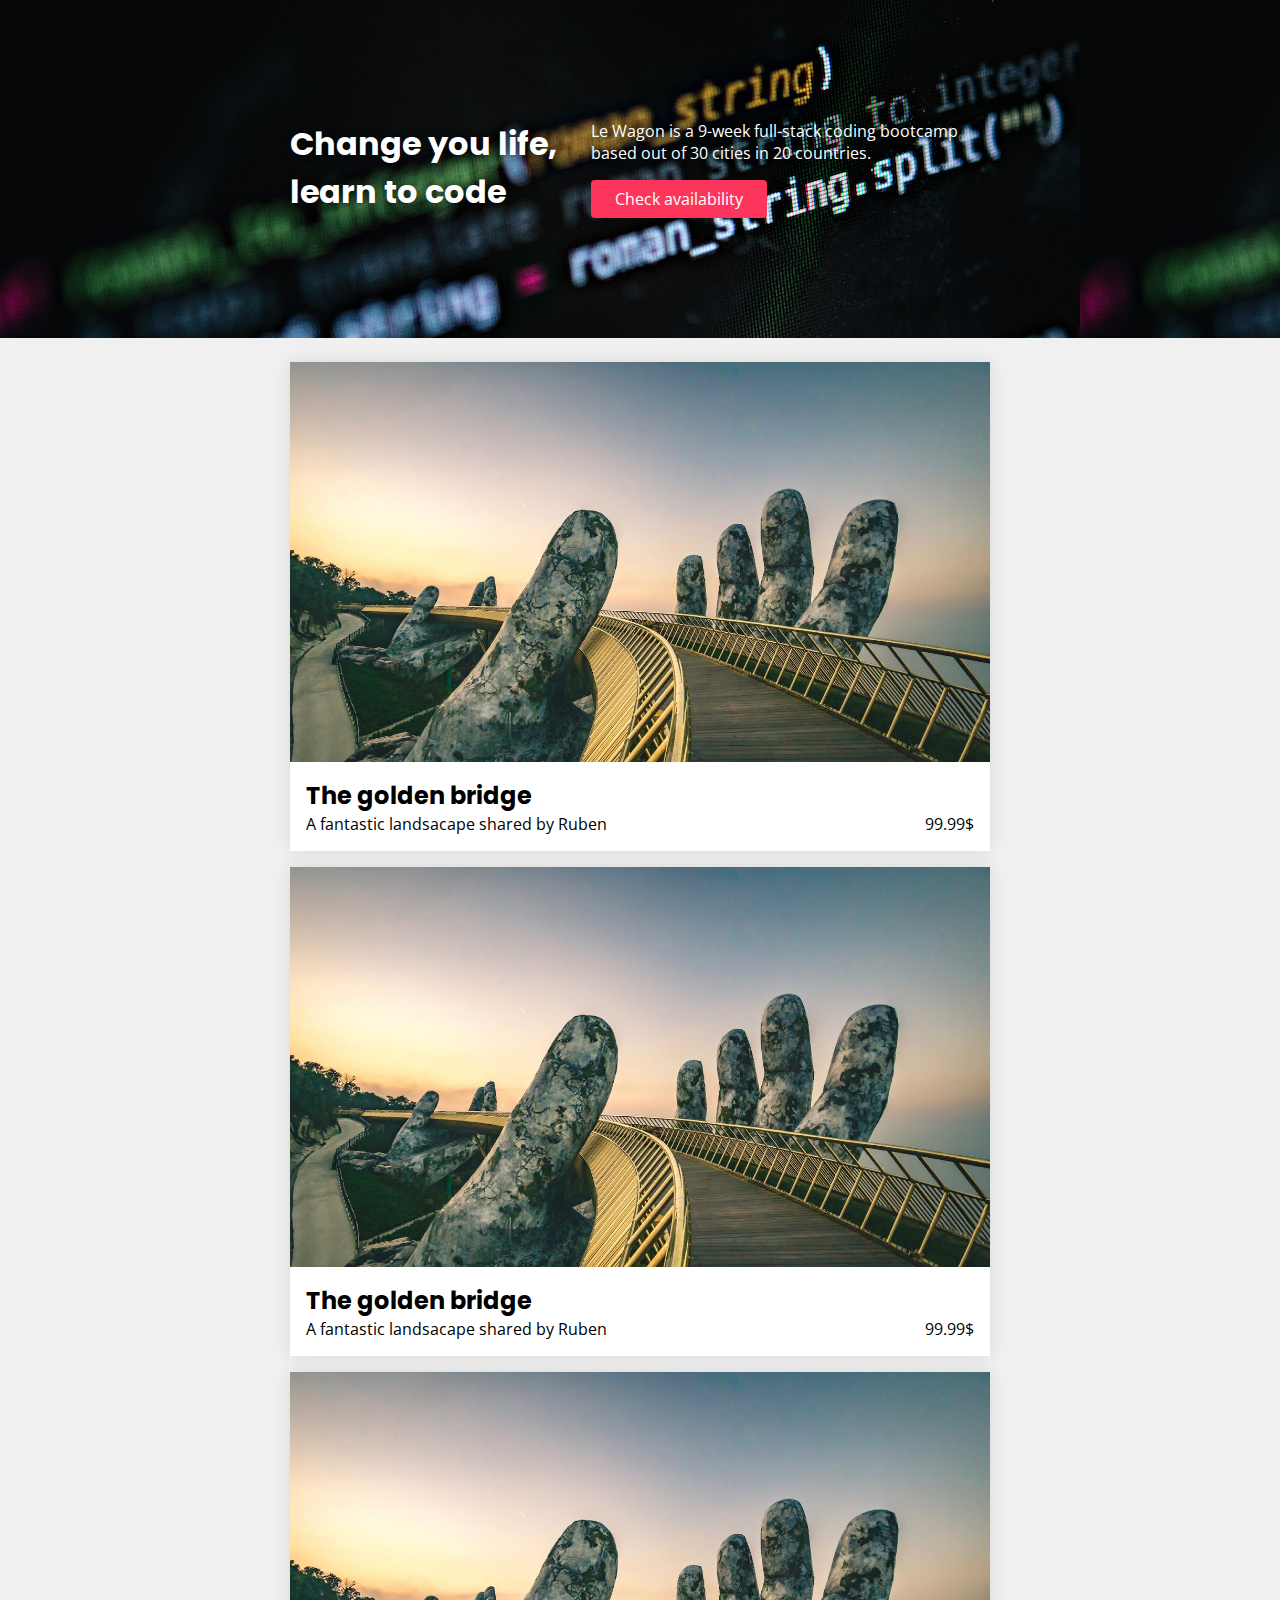
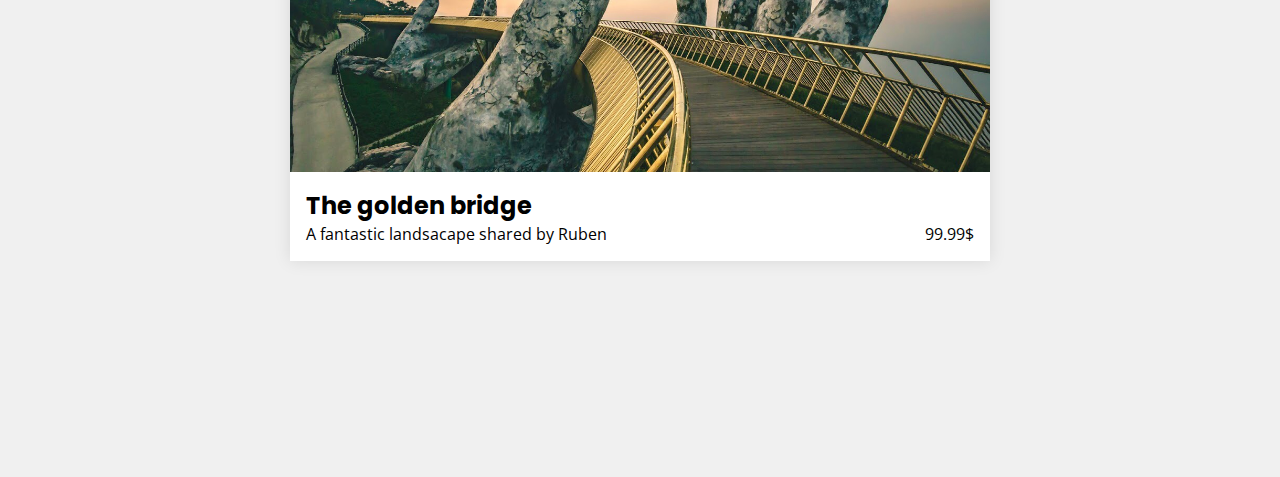
<file: index.html>
<html>
  <head>
    <meta charset="utf-8">
    <title>Combine your components</title>
    <link rel="stylesheet" href="css/style.css">
  </head>

  <body>

<div class="banner" style="background-image: url(images/background.jpg)">
        <div class="container">
          <div class="banner-content">
            <h1>Change you life, learn to code</h1>
            <div>
              <p>Le Wagon is a 9-week full-stack coding bootcamp based out of 30 cities in 20 countries.</p>
              <a href="#" class="btn-airbnb">Check availability</a>
            </div>
          </div>
        </div>
      </div>

      <div class="container">
        <div class="card-trip">
          <img src="images/golden.jpg" alt="golden">
          <div class="card-trip-info">
            <div>
              <h2>The golden bridge</h2>
              <p>A fantastic landsacape shared by Ruben</p>
            </div>
            <p>99.99$</p>
          </div>
        </div>
        <div class="card-trip">
          <img src="images/golden.jpg" alt="golden">
          <div class="card-trip-info">
            <div>
              <h2>The golden bridge</h2>
              <p>A fantastic landsacape shared by Ruben</p>
            </div>
            <p>99.99$</p>
          </div>
        </div>
        <div class="card-trip">
          <img src="images/golden.jpg" alt="golden">
          <div class="card-trip-info">
            <div>
              <h2>The golden bridge</h2>
              <p>A fantastic landsacape shared by Ruben</p>
            </div>
            <p>99.99$</p>
          </div>
        </div>

      </div>

  </body>

</html>
</file>
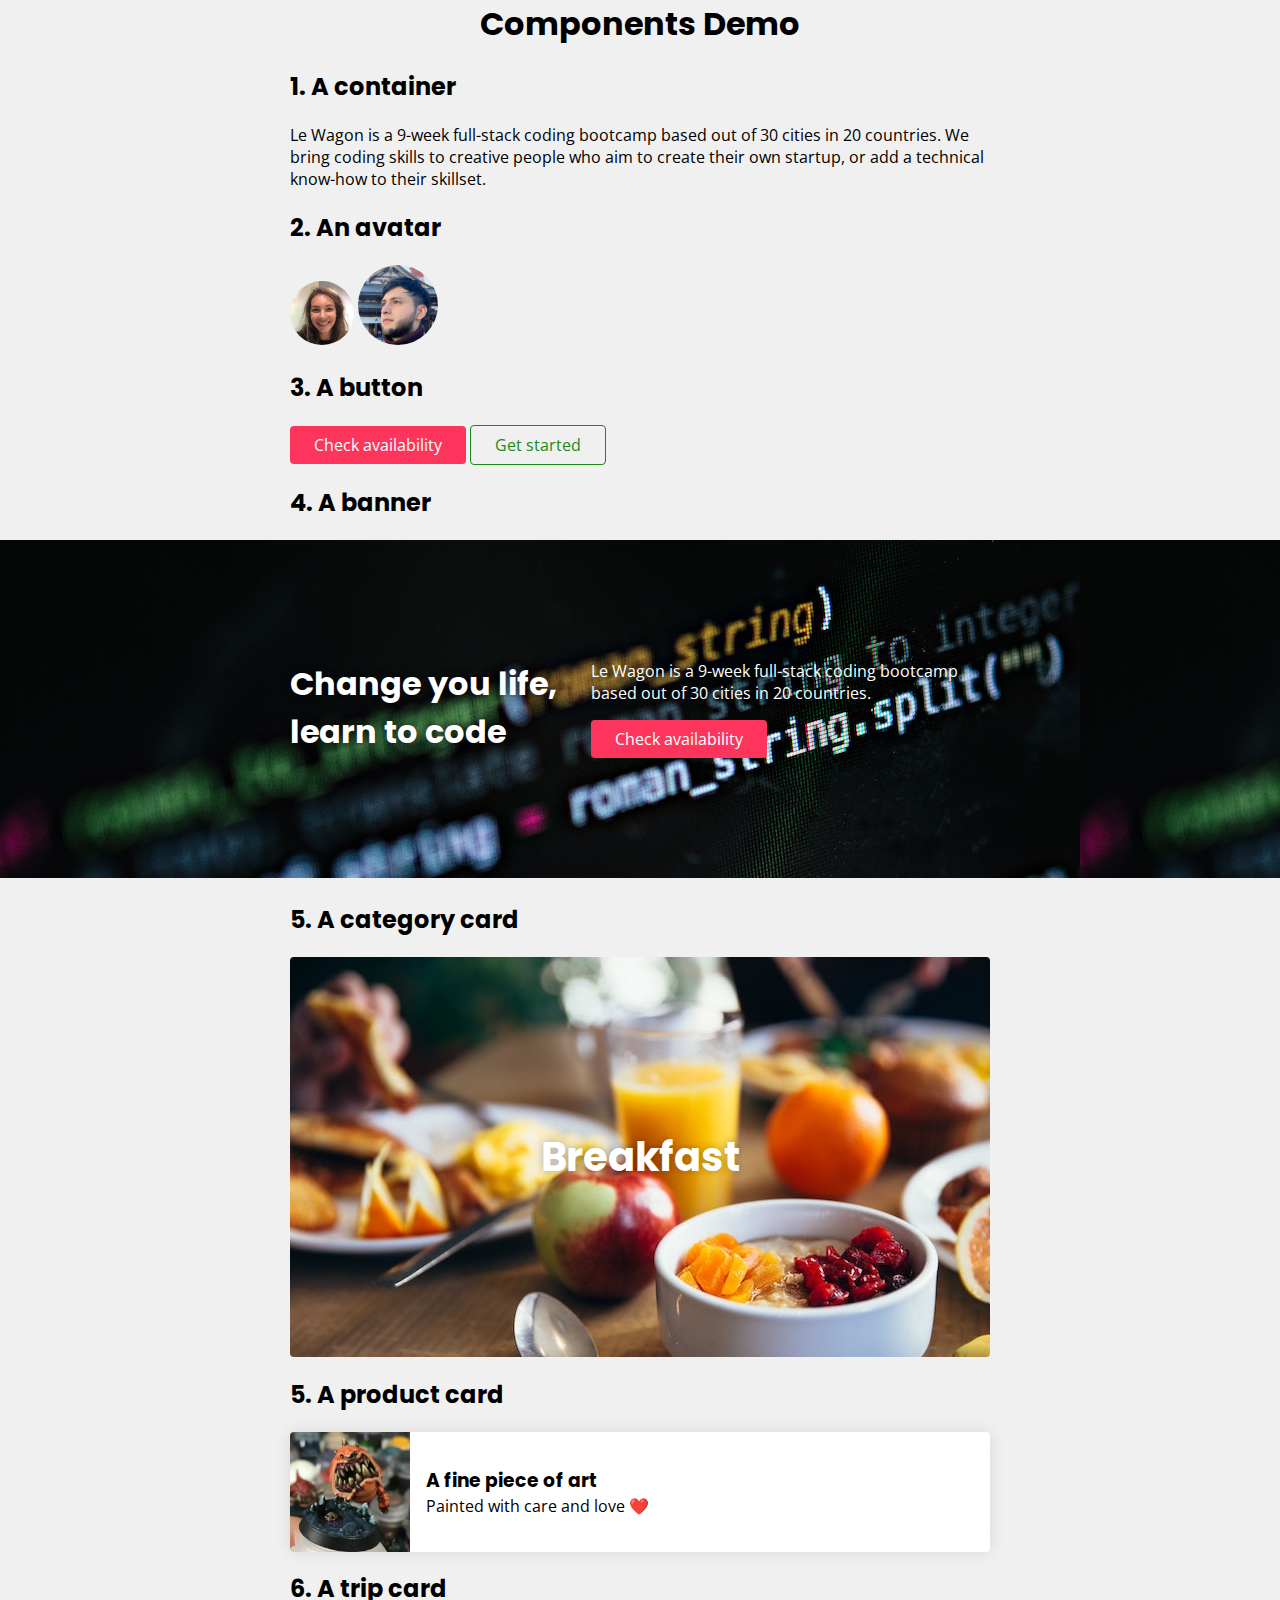
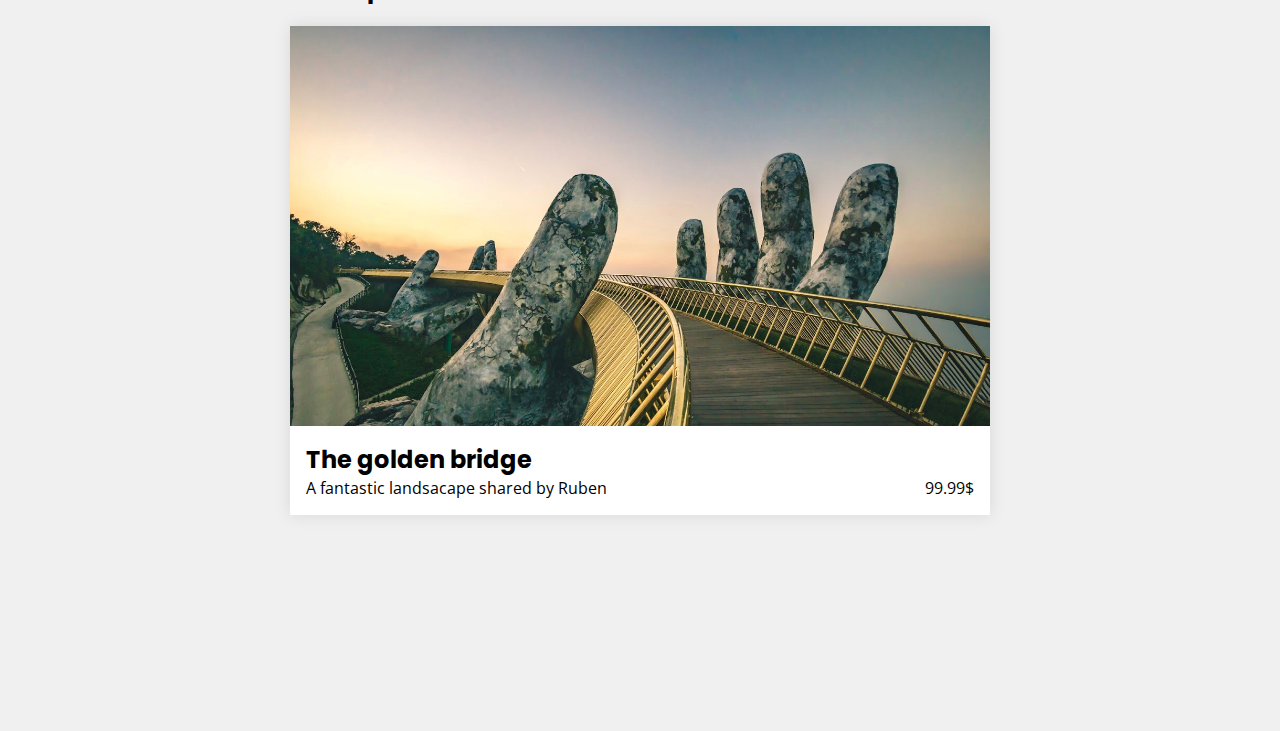
<file: components.html>
<html>
  <head>
    <meta charset="utf-8">
    <title>Components demo</title>

    <link rel="stylesheet" href="css/style.css">
  </head>

  <body>
      <h1 class="text-center">Components Demo</h1>

      <!-- TODO: live-code your components -->
      <div class="container">
        <h2>1. A container</h2>
        <p>Le Wagon is a 9-week full-stack coding bootcamp based out of 30 cities in 20 countries. We bring coding skills to creative people who aim to create their own startup, or add a technical know-how to their skillset.</p>
        <h2>2. An avatar</h2>
        <img class="avatar" src="images/someone.jpg" alt="avatar">
        <img class="avatar-lg" src="images/someone-else.jpg" alt="avatar">
        <h2>3. A button</h2>
        <a href="#" class="btn-airbnb">Check availability</a>
        <a href="#" class="btn-medium">Get started</a>
        <h2>4. A banner</h2>
      </div>
      <div class="banner" style="background-image: url(images/background.jpg)">
        <div class="container">
          <div class="banner-content">
            <h1>Change you life, learn to code</h1>
            <div>
              <p>Le Wagon is a 9-week full-stack coding bootcamp based out of 30 cities in 20 countries.</p>
              <a href="#" class="btn-airbnb">Check availability</a>
            </div>
          </div>
        </div>
      </div>
      <div class="container">
        <h2>5. A category card</h2>
        <div class="card-category" style="background-image: url(images/breakfast.jpg)">
          <h2>Breakfast</h2>
        </div>
        <h2>5. A product card</h2>
        <div class="card-product">
          <img src="images/product.jpg" alt="product">
          <div>
            <h3>A fine piece of art</h3>
            <p>Painted with care and love ❤️</p>
          </div>
        </div>
        <h2>6. A trip card</h2>
        <div class="card-trip">
          <img src="images/golden.jpg" alt="golden">
          <div class="card-trip-info">
            <div>
              <h2>The golden bridge</h2>
              <p>A fantastic landsacape shared by Ruben</p>
            </div>
            <p>99.99$</p>
          </div>
        </div>
      </div>
  </body>
</html>
</file>
<file: css/style.css>
/* --- Google Fonts --- */
@import url("http://fonts.googleapis.com/css?family=Open+Sans:400,300,700|Poppins:400,700");

/* --- Components design --- */
@import url("components/container.css");
@import url("components/avatar.css");
@import url("components/button.css");
@import url("components/banner.css");
@import url("components/card.css");
/* TODO: import new components */

/* --- Fonts & colors --- */
body {
  font-family: "Open Sans", "Helvetica", "sans-serif";
  padding-bottom: 200px;
  margin: 0;
  background-color: rgb(240,240,240);
}
h1, h2, h3 {
  font-family: "Poppins", "sans-serif";
}

.text-center {
  text-align: center;
}
</file>
